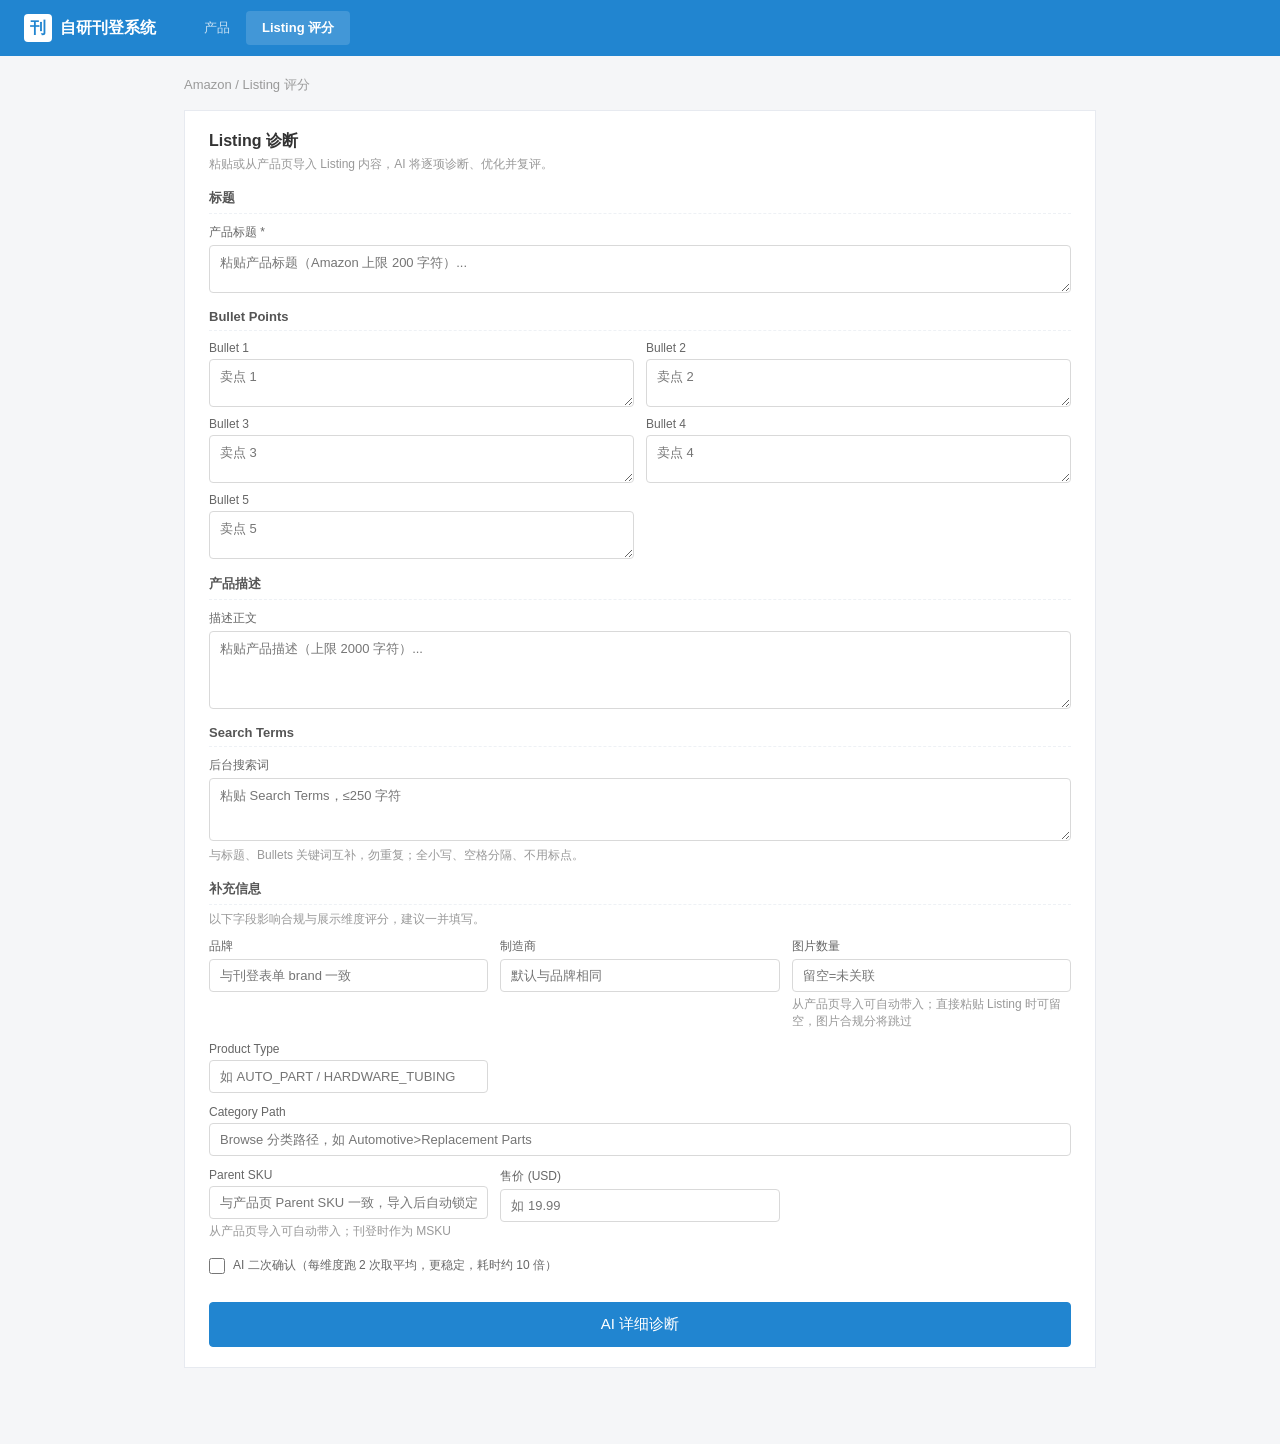
<file: frontend/listing-tools.html>
<!doctype html>
<html lang="zh-CN">
<head>
  <meta charset="UTF-8" />
  <meta name="viewport" content="width=device-width, initial-scale=1.0" />
  <title>Listing 评分</title>
  <link rel="stylesheet" href="listing-tools.css?v=10" />
</head>
<body>
  <header class="topbar">
    <div class="brand">
      <span class="logo">刊</span>
      <span>自研刊登系统</span>
    </div>
    <nav>
      <a href="create-product">产品</a>
      <a class="active" href="listing-tools">Listing 评分</a>
    </nav>
  </header>

  <main class="page">
    <div class="breadcrumb">Amazon / Listing 评分</div>

    <section class="card">
      <h2>Listing 诊断</h2>
      <p class="section-desc">粘贴或从产品页导入 Listing 内容，AI 将逐项诊断、优化并复评。</p>

      <div id="importBannerSlot"></div>

      <div class="form-section">
        <h3>标题</h3>
        <label class="field-full">产品标题 *<textarea id="scoreTitle" rows="2" maxlength="200" placeholder="粘贴产品标题（Amazon 上限 200 字符）..."></textarea></label>
      </div>

      <div class="form-section">
        <h3>Bullet Points</h3>
        <div class="bullet-grid">
          <label>Bullet 1<textarea id="scoreB1" rows="2" maxlength="500" placeholder="卖点 1"></textarea></label>
          <label>Bullet 2<textarea id="scoreB2" rows="2" maxlength="500" placeholder="卖点 2"></textarea></label>
          <label>Bullet 3<textarea id="scoreB3" rows="2" maxlength="500" placeholder="卖点 3"></textarea></label>
          <label>Bullet 4<textarea id="scoreB4" rows="2" maxlength="500" placeholder="卖点 4"></textarea></label>
          <label>Bullet 5<textarea id="scoreB5" rows="2" maxlength="500" placeholder="卖点 5"></textarea></label>
        </div>
      </div>

      <div class="form-section">
        <h3>产品描述</h3>
        <label class="field-full">描述正文<textarea id="scoreDesc" rows="4" maxlength="2000" placeholder="粘贴产品描述（上限 2000 字符）..."></textarea></label>
      </div>

      <div class="form-section">
        <h3>Search Terms</h3>
        <label class="field-full">后台搜索词<textarea id="scoreST" rows="3" maxlength="250" placeholder="粘贴 Search Terms，≤250 字符"></textarea></label>
        <p class="field-hint">与标题、Bullets 关键词互补，勿重复；全小写、空格分隔、不用标点。</p>
      </div>

      <div class="form-section">
        <h3>补充信息</h3>
        <p class="field-hint">以下字段影响合规与展示维度评分，建议一并填写。</p>
        <div class="score-meta-grid score-meta-grid-3">
          <label>品牌<input id="scoreBrand" maxlength="50" placeholder="与刊登表单 brand 一致" /></label>
          <label>制造商<input id="scoreManufacturer" maxlength="50" placeholder="默认与品牌相同" /></label>
          <label id="scoreImgsWrap">图片数量
            <input id="scoreImgs" type="number" min="0" max="9" placeholder="留空=未关联" />
            <span id="scoreImgsHint" class="field-hint inline-hint">从产品页导入可自动带入；直接粘贴 Listing 时可留空，图片合规分将跳过</span>
          </label>
          <label>Product Type<input id="scoreCat" placeholder="如 AUTO_PART / HARDWARE_TUBING" /></label>
          <label class="score-meta-wide">Category Path<input id="scoreCatPath" placeholder="Browse 分类路径，如 Automotive>Replacement Parts" /></label>
          <label id="scoreMskuWrap">Parent SKU
            <input id="scoreMsku" maxlength="40" placeholder="与产品页 Parent SKU 一致，导入后自动锁定" />
            <span id="scoreMskuHint" class="field-hint inline-hint">从产品页导入可自动带入；刊登时作为 MSKU</span>
          </label>
          <label>售价 (USD)<input id="scorePrice" type="number" step="0.01" min="0" placeholder="如 19.99" /></label>
          <label class="score-meta-wide score-confirm-row" for="scoreAiConfirm">
            <input type="checkbox" id="scoreAiConfirm" />
            <span class="score-confirm-text">AI 二次确认（每维度跑 2 次取平均，更稳定，耗时约 10 倍）</span>
          </label>
        </div>
      </div>

      <button class="btn primary btn-lg" id="runScore">AI 详细诊断</button>
      <span id="scoreStatus" class="status-text hidden"></span>
    </section>

    <div id="diagnosisContainer" class="hidden"></div>
  </main>

  <div class="toast" id="toast"></div>
  <script src="listing-tools.js?v=12"></script>
</body>
</html>
</file>
<file: frontend/listing-tools.css>
*, *::before, *::after { box-sizing: border-box; margin: 0; padding: 0; }
body { font-family: -apple-system, "Microsoft YaHei", sans-serif; font-size: 14px; color: #333; background: #f5f6f8; }

/* ── Topbar ──────────────────────────── */
.topbar { position: sticky; top: 0; z-index: 100; display: flex; align-items: center; gap: 32px; height: 56px; padding: 0 24px; background: #2185d0; color: #fff; }
.topbar .brand { display: flex; align-items: center; gap: 8px; font-size: 16px; font-weight: 600; }
.topbar .logo { display: inline-flex; align-items: center; justify-content: center; width: 28px; height: 28px; background: #fff; color: #2185d0; border-radius: 4px; font-size: 16px; }
.topbar nav { display: flex; gap: 0; }
.topbar nav a { color: rgba(255,255,255,.75); text-decoration: none; padding: 8px 16px; border-radius: 4px; font-size: 13px; transition: .2s; }
.topbar nav a:hover { color: #fff; background: rgba(255,255,255,.1); }
.topbar nav a.active { color: #fff; font-weight: 600; background: rgba(255,255,255,.15); }

/* ── Layout ───────────────────────────── */
.page { max-width: 960px; margin: 0 auto; padding: 20px 24px 60px; }
.page-with-nav { margin-right: 140px; }
.breadcrumb { color: #999; font-size: 13px; margin-bottom: 16px; }

/* ── Product-page-like form rows ──────── */
.form-rows { display: grid; gap: 16px; }
.form-row { display: grid; grid-template-columns: 110px 1fr; gap: 10px 16px; align-items: start; }
.form-row.required .row-label::before { content: "*"; color: #d93c3c; margin-right: 2px; }
.row-label { padding-top: 9px; color: #555; font-size: 13px; line-height: 1.4; }
.row-content { min-width: 0; }
.row-content input, .row-content textarea { display: block; width: 100%; margin-top: 0; padding: 8px 10px; border: 1px solid #d9d9d9; border-radius: 4px; font-size: 13px; font-family: inherit; }
.mt-8 { margin-top: 8px; }
.mt-12 { margin-top: 12px; }

/* ── Generator toolbar ────────────────── */
.gen-toolbar { display: flex; align-items: center; justify-content: space-between; gap: 12px; margin-bottom: 12px; flex-wrap: wrap; }
.gen-toolbar-hint { font-size: 13px; color: #666; flex: 1; min-width: 200px; }
.gen-form .card h2 small { font-size: 12px; font-weight: 400; color: #999; margin-left: 8px; }
.gen-actions { position: sticky; bottom: 0; z-index: 10; background: linear-gradient(transparent, #f5f6f8 30%); padding: 16px 0 8px; margin-top: 8px; }
.form-grid.compact { display: grid; grid-template-columns: repeat(2, 1fr); gap: 12px; }
.form-grid.compact label { margin-bottom: 0; }

/* ── Side nav ─────────────────────────── */
.side-nav { position: fixed; top: 96px; right: max(16px, calc(50% - 580px)); z-index: 5; display: flex; flex-direction: column; gap: 8px; width: 100px; padding-left: 12px; border-left: 1px solid #d7dce5; }
.side-nav a { position: relative; color: #456; text-decoration: none; font-size: 12px; line-height: 1.4; padding: 2px 0; }
.side-nav a:hover { color: #2185d0; }
.side-nav a.active { color: #2185d0; font-weight: 600; }
.side-nav a.hidden { display: none; }

/* ── Mode Tabs ────────────────────────── */
.mode-tabs { display: flex; gap: 0; margin-bottom: 20px; border-bottom: 2px solid #e7eaf0; }
.mode-tab { padding: 10px 24px; border: none; background: none; font-size: 15px; color: #888; cursor: pointer; border-bottom: 2px solid transparent; margin-bottom: -2px; transition: .2s; }
.mode-tab:hover { color: #333; }
.mode-tab.active { color: #2185d0; font-weight: 600; border-bottom-color: #2185d0; }

.mode-content.hidden { display: none; }

/* ── Cards ────────────────────────────── */
.card { background: #fff; border: 1px solid #e7eaf0; padding: 20px 24px; margin-bottom: 16px; }
.card h2 { font-size: 16px; margin-bottom: 4px; }
.section-desc { color: #999; font-size: 12px; margin-bottom: 16px; }

/* ── Form ─────────────────────────────── */
.form-section { margin-bottom: 16px; }
.form-section h3 { font-size: 13px; color: #555; margin-bottom: 10px; padding-bottom: 6px; border-bottom: 1px dashed #eef1f5; }
.form-grid-3 { display: grid; grid-template-columns: repeat(3, 1fr); gap: 12px; }
.form-grid-2 { display: grid; grid-template-columns: 1fr 1fr; gap: 12px; }
.form-section label { display: block; font-size: 12px; color: #666; margin-bottom: 10px; }
.field-full { margin-bottom: 0; }
.field-hint { font-size: 12px; color: #999; margin: -4px 0 10px; }
.bullet-grid { display: grid; grid-template-columns: 1fr 1fr; gap: 10px 12px; }
.bullet-grid label { margin-bottom: 0; }
.score-meta-grid { display: grid; grid-template-columns: repeat(4, 1fr); gap: 12px; }
.score-meta-grid-3 { grid-template-columns: repeat(3, 1fr); }
.score-meta-wide { grid-column: 1 / -1; }
.score-confirm-row {
  display: flex !important;
  flex-direction: row;
  align-items: flex-start;
  gap: 8px;
  font-size: 13px;
  color: #555;
  margin-top: 4px;
  margin-bottom: 0;
  cursor: pointer;
  line-height: 1.5;
}
.score-confirm-row input[type="checkbox"] {
  display: inline-block !important;
  width: 16px !important;
  height: 16px;
  min-width: 16px;
  margin: 2px 0 0 !important;
  padding: 0;
  flex-shrink: 0;
  cursor: pointer;
}
.score-confirm-text {
  flex: 1;
  min-width: 0;
}
.score-meta-grid label { margin-bottom: 0; }
.form-section input, .form-section textarea, .form-section select { display: block; width: 100%; margin-top: 4px; padding: 8px 10px; border: 1px solid #d9d9d9; border-radius: 4px; font-size: 13px; font-family: inherit; }
.form-section textarea { resize: vertical; }
.checkbox-group { display: flex; flex-wrap: wrap; gap: 12px; margin-top: 4px; }
.checkbox-group label { display: inline-flex; align-items: center; gap: 4px; font-size: 12px; margin-bottom: 0; }
.checkbox-group input { width: auto; margin-top: 0; }

/* ── Buttons ──────────────────────────── */
.btn { display: inline-flex; align-items: center; justify-content: center; padding: 8px 20px; border: 1px solid #d9d9d9; border-radius: 4px; font-size: 13px; cursor: pointer; background: #fff; transition: .2s; }
.btn.secondary { background: #fff; color: #333; }
.btn.secondary:hover { border-color: #2185d0; color: #2185d0; }
.btn.primary { background: #2185d0; color: #fff; border-color: #2185d0; }
.btn.primary:hover { background: #1a6fb5; }
.btn-lg { padding: 12px 32px; font-size: 15px; width: 100%; margin-top: 12px; }
.plans-heading { font-size: 16px; font-weight: 600; margin: 24px 0 12px; color: #333; }
.btn-sm { padding: 6px 14px; font-size: 12px; }
.status-text { display: inline-block; margin-left: 12px; font-size: 12px; color: #999; }
.status-text.show { display: inline-block; }

/* ── Plans ────────────────────────────── */
.plan-card { background: #fff; border: 1px solid #e7eaf0; padding: 0; margin-bottom: 20px; }
.plan-header { display: flex; align-items: center; gap: 12px; padding: 14px 20px; background: #fafbfc; border-bottom: 1px solid #eef1f5; }
.plan-num { font-size: 20px; font-weight: 700; color: #2185d0; }
.plan-strategy { font-size: 15px; font-weight: 600; }
.plan-reasoning { margin: 10px 20px 0; padding: 10px 14px; background: #f0f5ff; border-left: 3px solid #2185d0; border-radius: 4px; font-size: 13px; line-height: 1.7; }
.plan-meta { display: flex; gap: 24px; margin: 10px 20px; font-size: 12px; color: #888; }
.plan-meta span { display: flex; align-items: baseline; gap: 4px; }
.plan-meta strong { color: #555; }
.plan-body { padding: 0; }
.plan-section { padding: 14px 20px; border-bottom: 1px solid #eef1f5; }
.plan-section:last-child { border-bottom: none; }
.plan-section-title { font-size: 13px; font-weight: 600; color: #2185d0; margin-bottom: 10px; padding-bottom: 6px; border-bottom: 1px dashed #e8edf3; }
.plan-field { margin-bottom: 14px; }
.plan-field-label { font-size: 11px; color: #999; text-transform: uppercase; letter-spacing: .5px; margin-bottom: 4px; }
.plan-field-value { font-size: 13px; color: #333; line-height: 1.7; word-break: break-word; }
.plan-actions { display: flex; gap: 8px; padding: 12px 20px; border-top: 1px solid #eef1f5; background: #fafbfc; }

/* ── Diagnosis ──────────────────────────── */
.diag-header { display: flex; align-items: center; gap: 18px; padding: 20px 24px; background: #fff; border: 2px solid #e7eaf0; border-radius: 8px; margin-bottom: 20px; }
.diag-score { font-size: 48px; font-weight: 800; line-height: 1; }
.diag-grade { font-size: 22px; font-weight: 600; }
.diag-summary { color: #666; font-size: 13px; flex: 1; }
.diag-priority { background: #fff; border: 1px solid #e7eaf0; padding: 16px 20px; margin-bottom: 20px; }
.diag-priority h3 { font-size: 14px; color: #cf1322; margin-bottom: 8px; }
.diag-priority li { font-size: 13px; margin-bottom: 4px; color: #555; margin-left: 18px; }
.diag-breakdown { font-size: 12px; color: #888; margin-top: 4px; }

.rule-checks-card { background: #fff; border: 1px solid #e7eaf0; padding: 16px 20px; margin-bottom: 20px; }
.rule-checks-card h3 { font-size: 14px; margin-bottom: 12px; display: flex; align-items: center; justify-content: space-between; }
.rule-checks-meta { font-size: 12px; font-weight: 400; color: #888; }
.rule-checks-grid { display: grid; grid-template-columns: repeat(2, 1fr); gap: 12px 20px; }
.rule-check-group { min-width: 0; }
.rule-check-dim { font-size: 12px; font-weight: 600; color: #555; margin-bottom: 6px; }
.rule-check-item { display: grid; grid-template-columns: 18px 1fr auto; gap: 6px; align-items: start; font-size: 12px; line-height: 1.5; padding: 4px 0; }
.rule-check-item.pass .rule-check-icon { color: #389e0d; }
.rule-check-item.fail .rule-check-icon { color: #cf1322; }
.rule-check-item.fail .rule-check-msg { color: #555; }
.rule-check-pts { color: #999; font-size: 11px; white-space: nowrap; }
.rule-check-item.skipped .rule-check-icon { color: #888; }
.rule-check-item.skipped .rule-check-msg { color: #888; font-style: italic; }
.diag-image-skip { background: #fffbe6; border: 1px solid #ffe58f; color: #ad6800; padding: 10px 16px; border-radius: 4px; font-size: 13px; margin-bottom: 16px; }
.field-hint.inline-hint { display: block; margin-top: 4px; margin-bottom: 0; }
.readonly-field { background: #f5f5f5; color: #666; cursor: not-allowed; }

.dim-card { background: #fff; border: 1px solid #e7eaf0; margin-bottom: 14px; }
.dim-header { display: flex; align-items: center; justify-content: space-between; padding: 12px 18px; background: #fafbfc; border-bottom: 1px solid #eef1f5; }
.dim-name { font-size: 14px; font-weight: 600; }
.dim-score-badge { padding: 3px 10px; border-radius: 12px; font-size: 12px; font-weight: 600; }
.dim-positives { padding: 8px 18px; font-size: 12px; color: #389e0d; background: #f6ffed; }
.dim-positives::before { content: "✓ 亮点: "; font-weight: 600; }
.dim-issues { padding: 0; }
.dim-issue { padding: 14px 18px; border-bottom: 1px solid #f5f5f5; }
.dim-issue:last-child { border-bottom: none; }
.issue-title { font-size: 13px; font-weight: 600; color: #cf1322; margin-bottom: 6px; }
.issue-title .issue-src + span, .issue-title { color: #333; }
.dim-issue .issue-title { color: #333; }
.issue-src { display: inline-block; font-size: 10px; font-weight: 600; padding: 1px 6px; border-radius: 3px; margin-right: 6px; vertical-align: middle; }
.issue-src.src-rule { background: #fff1f0; color: #cf1322; }
.issue-src.src-ai { background: #f0f5ff; color: #2185d0; }
.issue-src.src-publish { background: #fffbe6; color: #ad6800; }
.dim-subscore { padding: 0 18px 8px; font-size: 11px; color: #999; }

.publish-ready-card { background: #fff; border: 1px solid #e7eaf0; padding: 16px 20px; margin-bottom: 20px; }
.publish-ready-card.ready { border-color: #b7eb8f; }
.publish-ready-card.warn { border-color: #ffe58f; background: #fffbe6; }
.publish-ready-card h3 { font-size: 14px; margin-bottom: 12px; display: flex; align-items: center; justify-content: space-between; }
.publish-checks { display: grid; gap: 4px; }
.issue-detail { display: grid; grid-template-columns: 60px 1fr; gap: 6px; font-size: 12px; line-height: 1.6; margin-bottom: 3px; }
.issue-detail-label { color: #999; }
.issue-detail-value { color: #555; }

/* ── Toast ─────────────────────────────── */
.toast { position: fixed; bottom: 30px; right: 30px; padding: 12px 24px; background: #333; color: #fff; border-radius: 6px; font-size: 13px; opacity: 0; transform: translateY(10px); transition: .3s; pointer-events: none; z-index: 9999; }
.toast.show { opacity: 1; transform: translateY(0); }

.hidden { display: none !important; }

/* ── Responsive ────────────────────────── */
/* ── Import Banner ────────────────────── */
.import-banner { padding: 12px 16px; background: #f0f5ff; border-left: 3px solid #2185d0; border-radius: 4px; font-size: 13px; line-height: 1.8; margin-bottom: 16px; display: flex; flex-wrap: wrap; align-items: center; gap: 8px; }
.import-tag { display: inline-block; padding: 2px 8px; border-radius: 4px; font-size: 12px; }
.import-tag.ok { background: #f6ffed; color: #389e0d; border: 1px solid #b7eb8f; }
.import-tag.warn { background: #fffbe6; color: #ad6800; border: 1px solid #ffe58f; }

/* ── Optimize Bar ───────────────────── */
.optimize-bar { padding: 16px 0; text-align: center; }

/* ── Score Compare ────────────────── */
.score-compare { display: flex; align-items: center; gap: 16px; padding: 16px 20px; background: #fafbfc; border-radius: 8px; margin-bottom: 20px; flex-wrap: wrap; }
.score-compare-item { text-align: center; }
.score-compare-item.before .score-compare-num { color: #cf1322; }
.score-compare-item.after .score-compare-num { color: #389e0d; }
.score-compare-num { font-size: 36px; font-weight: 800; line-height: 1; }
.score-compare-label { font-size: 12px; color: #999; margin-top: 4px; }
.score-compare-arrow { font-size: 24px; color: #2185d0; font-weight: 700; }
.score-compare.verified { position: relative; padding-top: 28px; }
.score-compare-badge { position: absolute; top: 10px; left: 16px; font-size: 11px; font-weight: 600; color: #389e0d; background: #f6ffed; border: 1px solid #b7eb8f; border-radius: 4px; padding: 2px 8px; }
.score-delta { font-size: 20px; font-weight: 700; margin-left: 8px; }
.diag-breakdown { font-size: 12px; color: #888; margin-top: 4px; }
.rescore-delta-card { background: #fff; border: 1px solid #e7eaf0; border-radius: 8px; padding: 16px 20px; margin-bottom: 20px; }
.rescore-delta-card h3 { font-size: 14px; margin-bottom: 10px; }
.dim-delta-row { display: grid; grid-template-columns: 80px 1fr 48px; gap: 8px; font-size: 13px; padding: 4px 0; border-bottom: 1px solid #f0f2f5; }
.dim-delta-row:last-child { border-bottom: none; }

/* ── Optimization Cards ─────────────── */
.opt-strategy { padding: 14px 18px; background: #f0f5ff; border-left: 3px solid #2185d0; border-radius: 4px; font-size: 13px; line-height: 1.7; margin-bottom: 14px; }
.opt-card { background: #fff; border: 1px solid #e7eaf0; margin-bottom: 12px; }
.opt-header { display: flex; align-items: center; gap: 10px; padding: 10px 16px; background: #fafbfc; border-bottom: 1px solid #eef1f5; }
.opt-num { font-weight: 700; color: #2185d0; font-size: 14px; }
.opt-target { font-weight: 600; font-size: 13px; color: #333; }
.opt-issue { padding: 10px 16px; font-size: 13px; color: #cf1322; background: #fff1f0; }
.opt-original { padding: 8px 16px; font-size: 12px; color: #999; background: #fafafa; text-decoration: line-through; }
.opt-detail { padding: 10px 16px; font-size: 12px; line-height: 1.8; }
.opt-detail-row { margin-bottom: 4px; }
.opt-content { padding: 10px 16px; background: #f6ffed; font-size: 13px; line-height: 1.7; border-top: 1px solid #eef1f5; }
.opt-content strong { color: #389e0d; }
.opt-apply-card { background: #fff; border: 2px solid #13a676; padding: 18px 20px; margin-top: 16px; border-radius: 6px; }
.opt-apply-card h3 { font-size: 15px; color: #13a676; margin-bottom: 12px; }

@media (max-width: 768px) {
  .page-with-nav { margin-right: 0; }
  .side-nav { display: none; }
  .form-grid-3, .form-grid-2, .form-grid.compact, .bullet-grid, .score-meta-grid, .score-meta-grid-3 { grid-template-columns: 1fr; }
  .form-row { grid-template-columns: 1fr; }
  .row-label { padding-top: 0; }
  .plan-meta { flex-direction: column; gap: 6px; }
  .diag-header { flex-direction: column; align-items: flex-start; }
}
</file>
